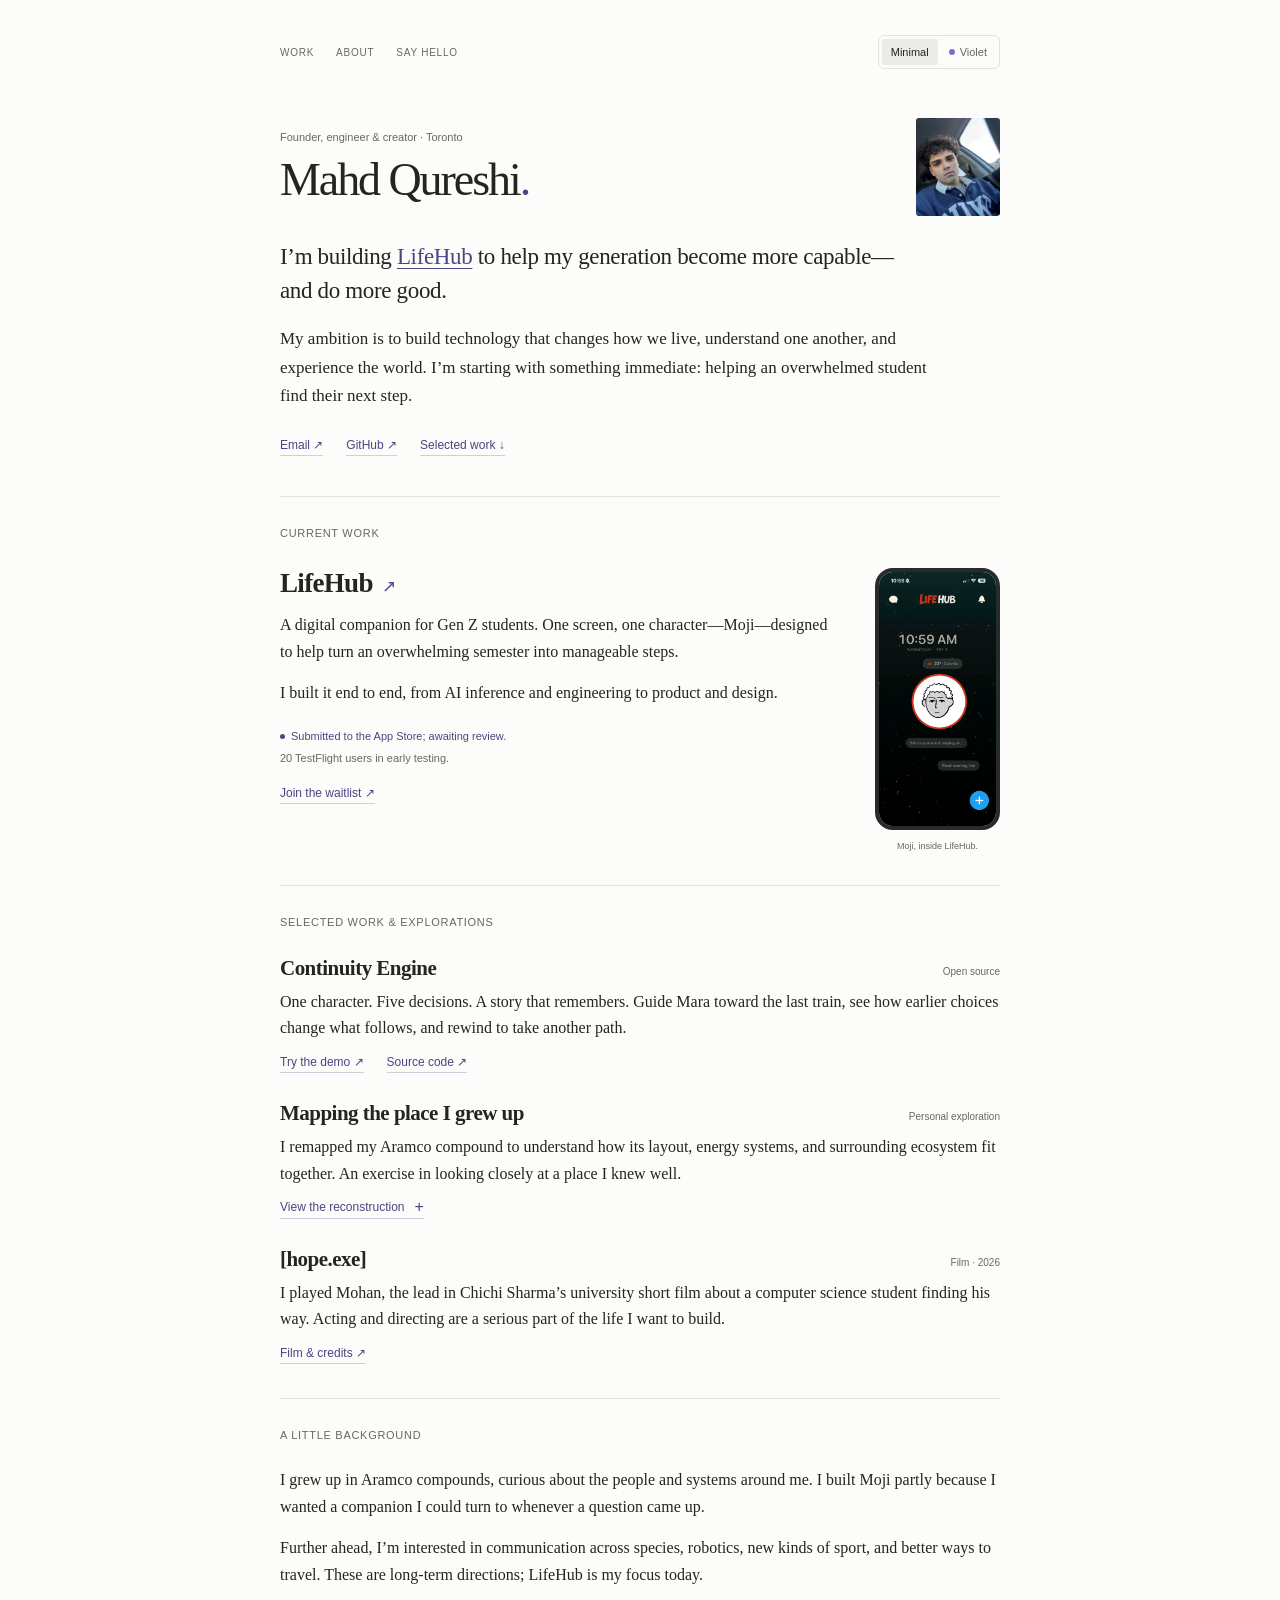
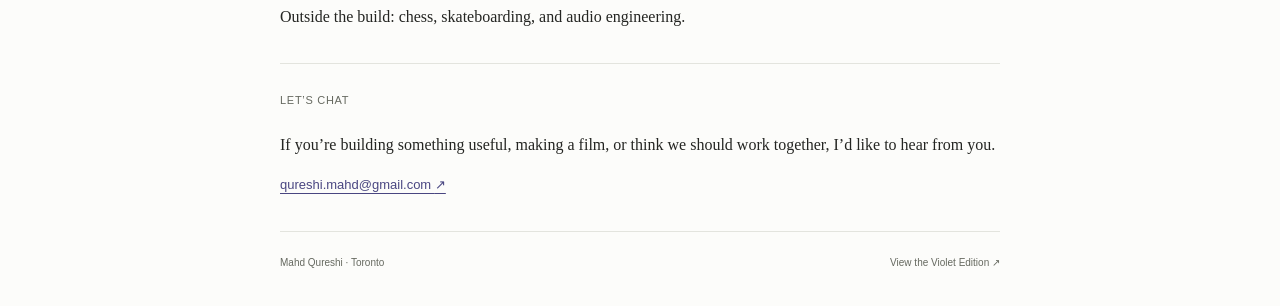
<file: index.html>
<!doctype html>
<html lang="en">
<head>
  <meta charset="utf-8">
  <meta name="viewport" content="width=device-width, initial-scale=1">
  <title>Mahd Qureshi — Founder &amp; Builder</title>
  <meta name="description" content="Founder of LifeHub, a digital companion for Gen Z. Building technology to help people become more capable and do more good.">
  <meta name="theme-color" content="#fcfcfa">
  <meta property="og:type" content="profile">
  <meta property="og:title" content="Mahd Qureshi — Founder &amp; Builder">
  <meta property="og:description" content="Building LifeHub. Working toward technology that helps my generation become more capable and do more good.">
  <meta property="og:url" content="https://www.mahdqureshi.com/">
  <meta property="og:image" content="https://www.mahdqureshi.com/assets/social-minimal.png">
  <meta property="og:image:width" content="1200">
  <meta property="og:image:height" content="630">
  <meta name="twitter:card" content="summary_large_image">
  <link rel="canonical" href="https://www.mahdqureshi.com/">
  <link rel="icon" href="favicon.svg" type="image/svg+xml">
  <link rel="apple-touch-icon" href="assets/apple-touch-icon.png">
  <link rel="stylesheet" href="minimal.css">
</head>
<body>
  <a class="skip-link" href="#main">Skip to content</a>
  <div class="page">
    <header class="site-header">
      <nav class="section-nav" aria-label="Main navigation"><a href="#lifehub">WORK</a><a href="#about">ABOUT</a><a href="#contact">SAY HELLO</a></nav>
      <nav class="edition-switch" aria-label="Site appearance"><a href="./" aria-current="page">Minimal</a><a href="violet/"><span class="violet-dot" aria-hidden="true"></span>Violet</a></nav>
    </header>
    <main id="main">
      <section class="intro" aria-labelledby="name">
        <div class="intro-heading">
          <div><p class="eyebrow">Founder, engineer &amp; creator · Toronto</p><h1 id="name">Mahd Qureshi<span>.</span></h1></div>
          <img class="portrait" src="assets/mahd-portrait.webp" width="416" height="555" alt="Mahd Qureshi" decoding="async">
        </div>
        <p class="intro-lede">I’m building <a href="#lifehub">LifeHub</a> to help my generation become more capable—and do more good.</p>
        <p>My ambition is to build technology that changes how we live, understand one another, and experience the world. I’m starting with something immediate: helping an overwhelmed student find their next step.</p>
        <div class="inline-links intro-links"><a href="mailto:qureshi.mahd@gmail.com">Email <span aria-hidden="true">↗</span></a><a href="https://github.com/mahd-qureshi">GitHub <span aria-hidden="true">↗</span></a><a href="#work">Selected work <span aria-hidden="true">↓</span></a></div>
      </section>
      <section class="section current-work" id="lifehub" aria-labelledby="current-title">
        <h2 class="section-heading" id="current-title">Current work</h2>
        <div class="current-grid">
          <div class="current-copy">
            <h3><a href="https://thelifehub.site/">LifeHub <span class="outbound" aria-hidden="true">↗</span></a></h3>
            <p>A digital companion for Gen Z students. One screen, one character—Moji—designed to help turn an overwhelming semester into manageable steps.</p>
            <p>I built it end to end, from AI inference and engineering to product and design.</p>
            <p class="product-status"><span class="status-dot" aria-hidden="true"></span>Submitted to the App Store; awaiting review.</p>
            <p class="product-note">20 TestFlight users in early testing.</p>
            <a class="text-link" href="https://thelifehub.site/#waitlist">Join the waitlist <span aria-hidden="true">↗</span></a>
          </div>
          <figure class="product-figure"><a href="assets/lifehub-home.webp" aria-label="View the LifeHub interface at full size"><img src="assets/lifehub-home.webp" width="780" height="1691" alt="LifeHub’s interface, with Moji and a conversational greeting" loading="lazy" decoding="async"></a><figcaption>Moji, inside LifeHub.</figcaption></figure>
        </div>
      </section>
      <section class="section" id="work" aria-labelledby="work-title">
        <h2 class="section-heading" id="work-title">Selected work &amp; explorations</h2>
        <article class="work-entry">
          <div class="entry-heading"><h3>Continuity Engine</h3><span class="entry-type">Open source</span></div>
          <p>One character. Five decisions. A story that remembers. Guide Mara toward the last train, see how earlier choices change what follows, and rewind to take another path.</p>
          <div class="inline-links"><a href="https://mahd-qureshi.github.io/continuity-engine/">Try the demo <span aria-hidden="true">↗</span></a><a href="https://github.com/mahd-qureshi/continuity-engine">Source code <span aria-hidden="true">↗</span></a></div>
        </article>
        <article class="work-entry">
          <div class="entry-heading"><h3>Mapping the place I grew up</h3><span class="entry-type">Personal exploration</span></div>
          <p>I remapped my Aramco compound to understand how its layout, energy systems, and surrounding ecosystem fit together. An exercise in looking closely at a place I knew well.</p>
          <details class="map-details"><summary>View the reconstruction <span aria-hidden="true">+</span></summary><figure><a href="assets/ras-tanura-najmah.webp" aria-label="Open the full Ras Tanura and Najmah reconstruction"><img src="assets/ras-tanura-najmah.webp" width="1672" height="941" alt="Approximate reconstruction of Ras Tanura and Najmah, showing the community, coast, and refinery in their surrounding context" loading="lazy" decoding="async"></a><figcaption>Ras Tanura / Najmah. Approximate reconstruction from public references. <a href="assets/ras-tanura-najmah.webp">View full size ↗</a></figcaption></figure></details>
        </article>
        <article class="work-entry">
          <div class="entry-heading"><h3>[hope.exe]</h3><span class="entry-type">Film · 2026</span></div>
          <p>I played Mohan, the lead in Chichi Sharma’s university short film about a computer science student finding his way. Acting and directing are a serious part of the life I want to build.</p>
          <a class="text-link" href="https://filmfreeway.com/hopedotexe">Film &amp; credits <span aria-hidden="true">↗</span></a>
        </article>
      </section>
      <section class="section about" id="about" aria-labelledby="about-title">
        <h2 class="section-heading" id="about-title">A little background</h2>
        <p>I grew up in Aramco compounds, curious about the people and systems around me. I built Moji partly because I wanted a companion I could turn to whenever a question came up.</p>
        <p>Further ahead, I’m interested in communication across species, robotics, new kinds of sport, and better ways to travel. These are long-term directions; LifeHub is my focus today.</p>
        <p>Outside the build: chess, skateboarding, and audio engineering.</p>
      </section>
      <section class="section contact" id="contact" aria-labelledby="contact-title">
        <h2 class="section-heading" id="contact-title">Let’s chat</h2>
        <p>If you’re building something useful, making a film, or think we should work together, I’d like to hear from you.</p>
        <a class="contact-email" href="mailto:qureshi.mahd@gmail.com">qureshi.mahd@gmail.com <span aria-hidden="true">↗</span></a>
      </section>
    </main>
    <footer class="site-footer"><span>Mahd Qureshi · Toronto</span><a href="violet/">View the Violet Edition <span aria-hidden="true">↗</span></a></footer>
  </div>
</body>
</html>
</file>
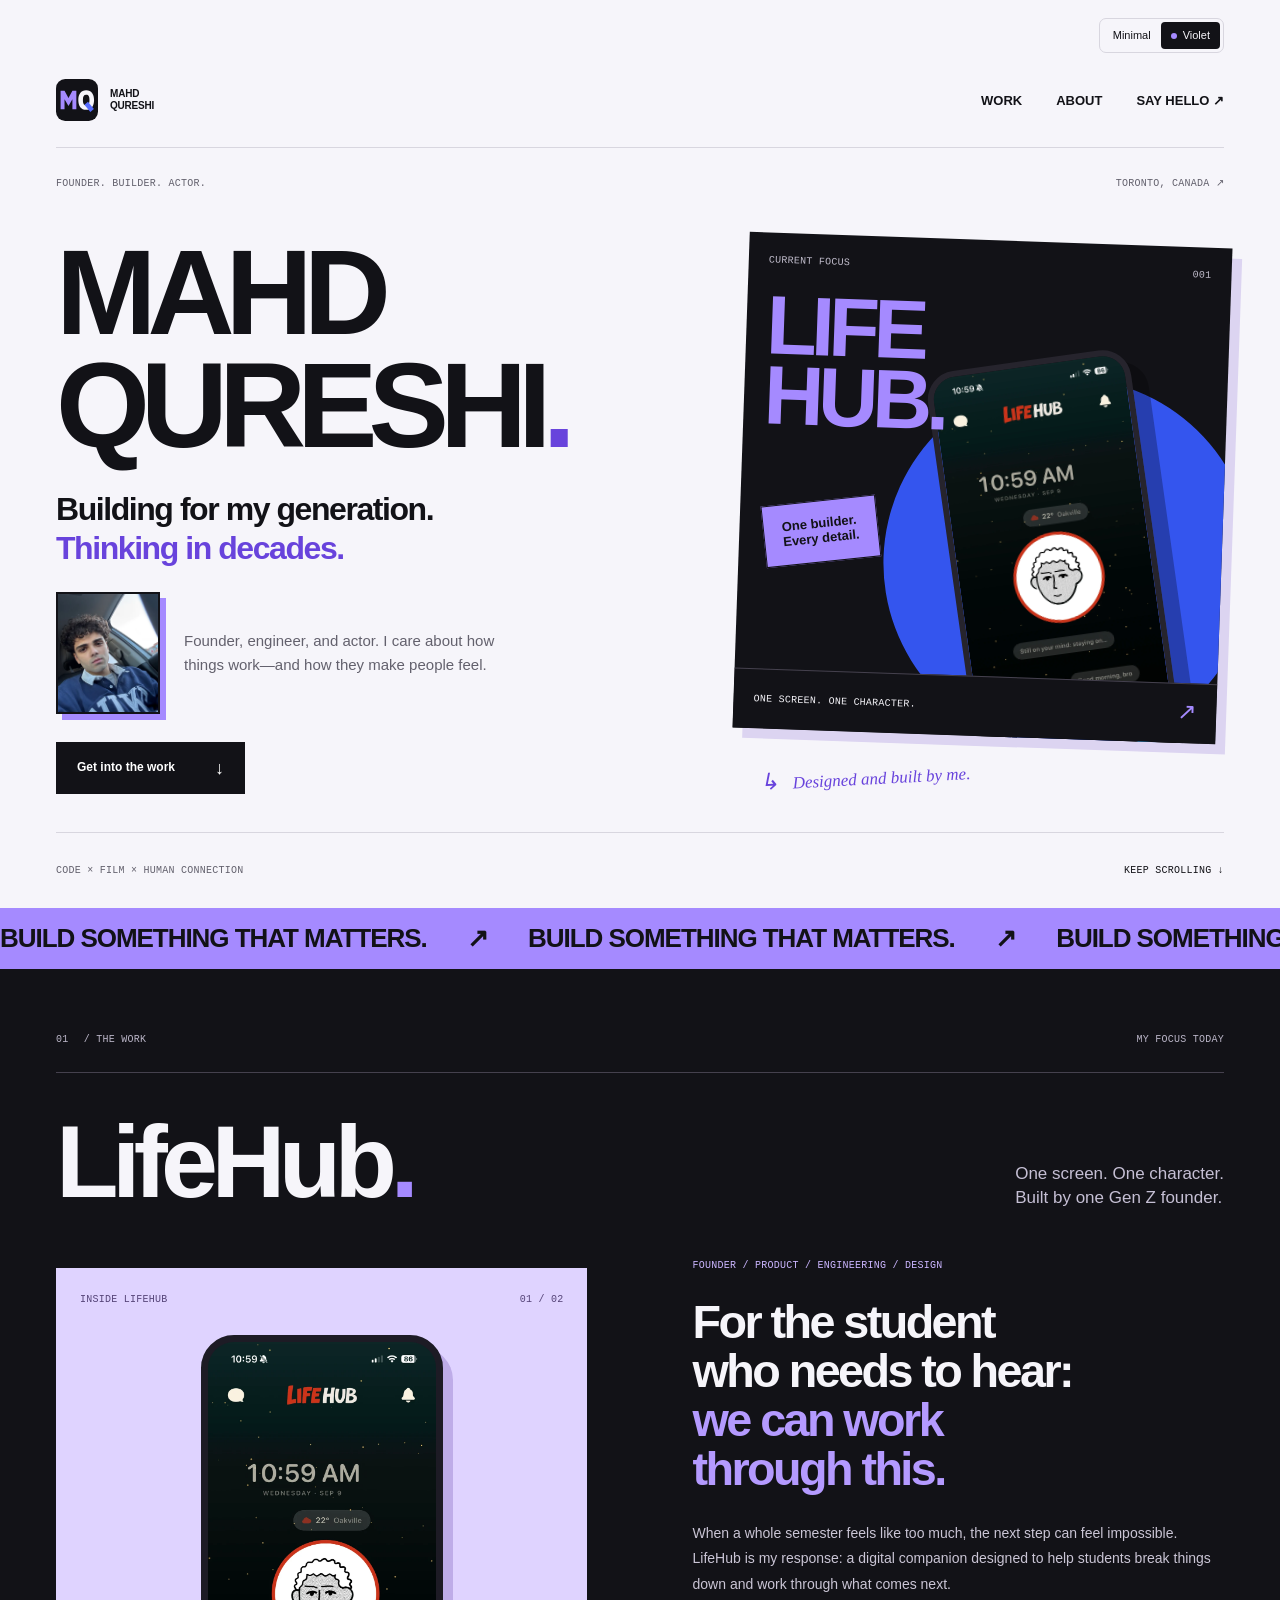
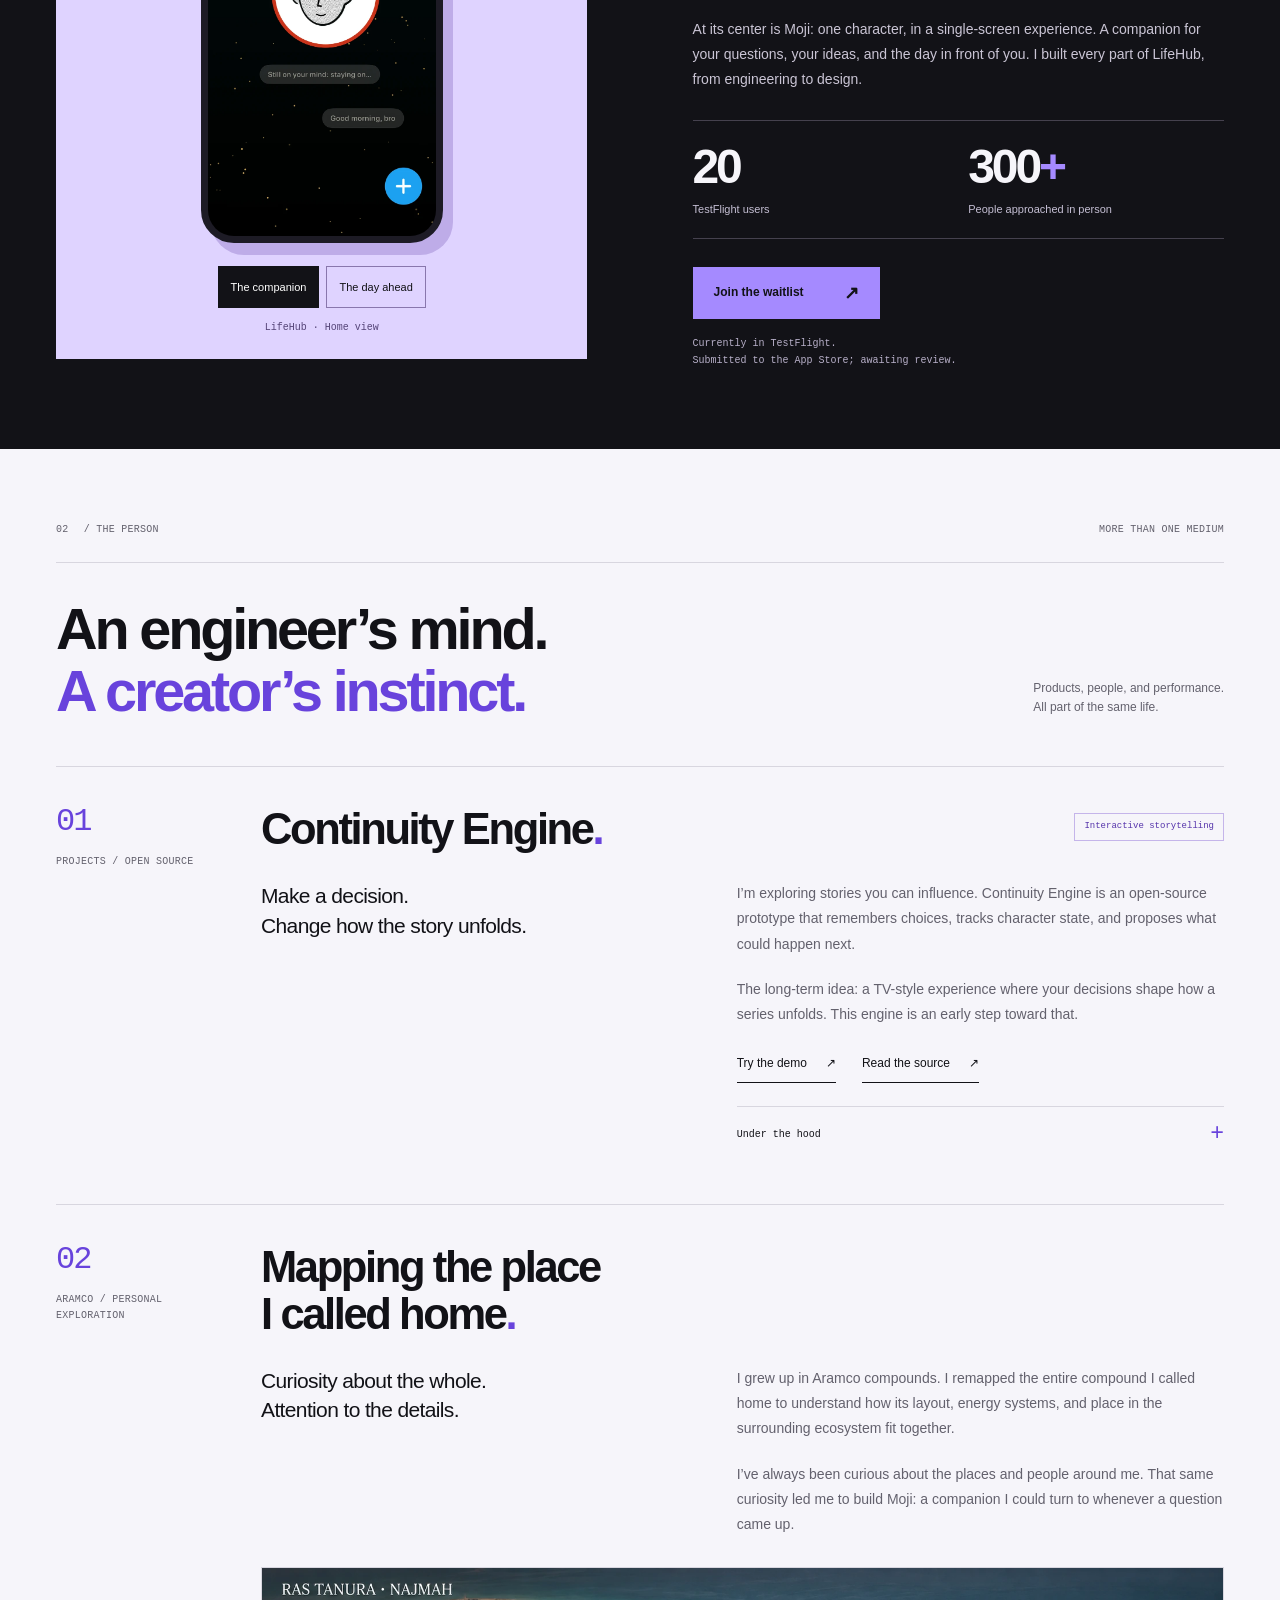
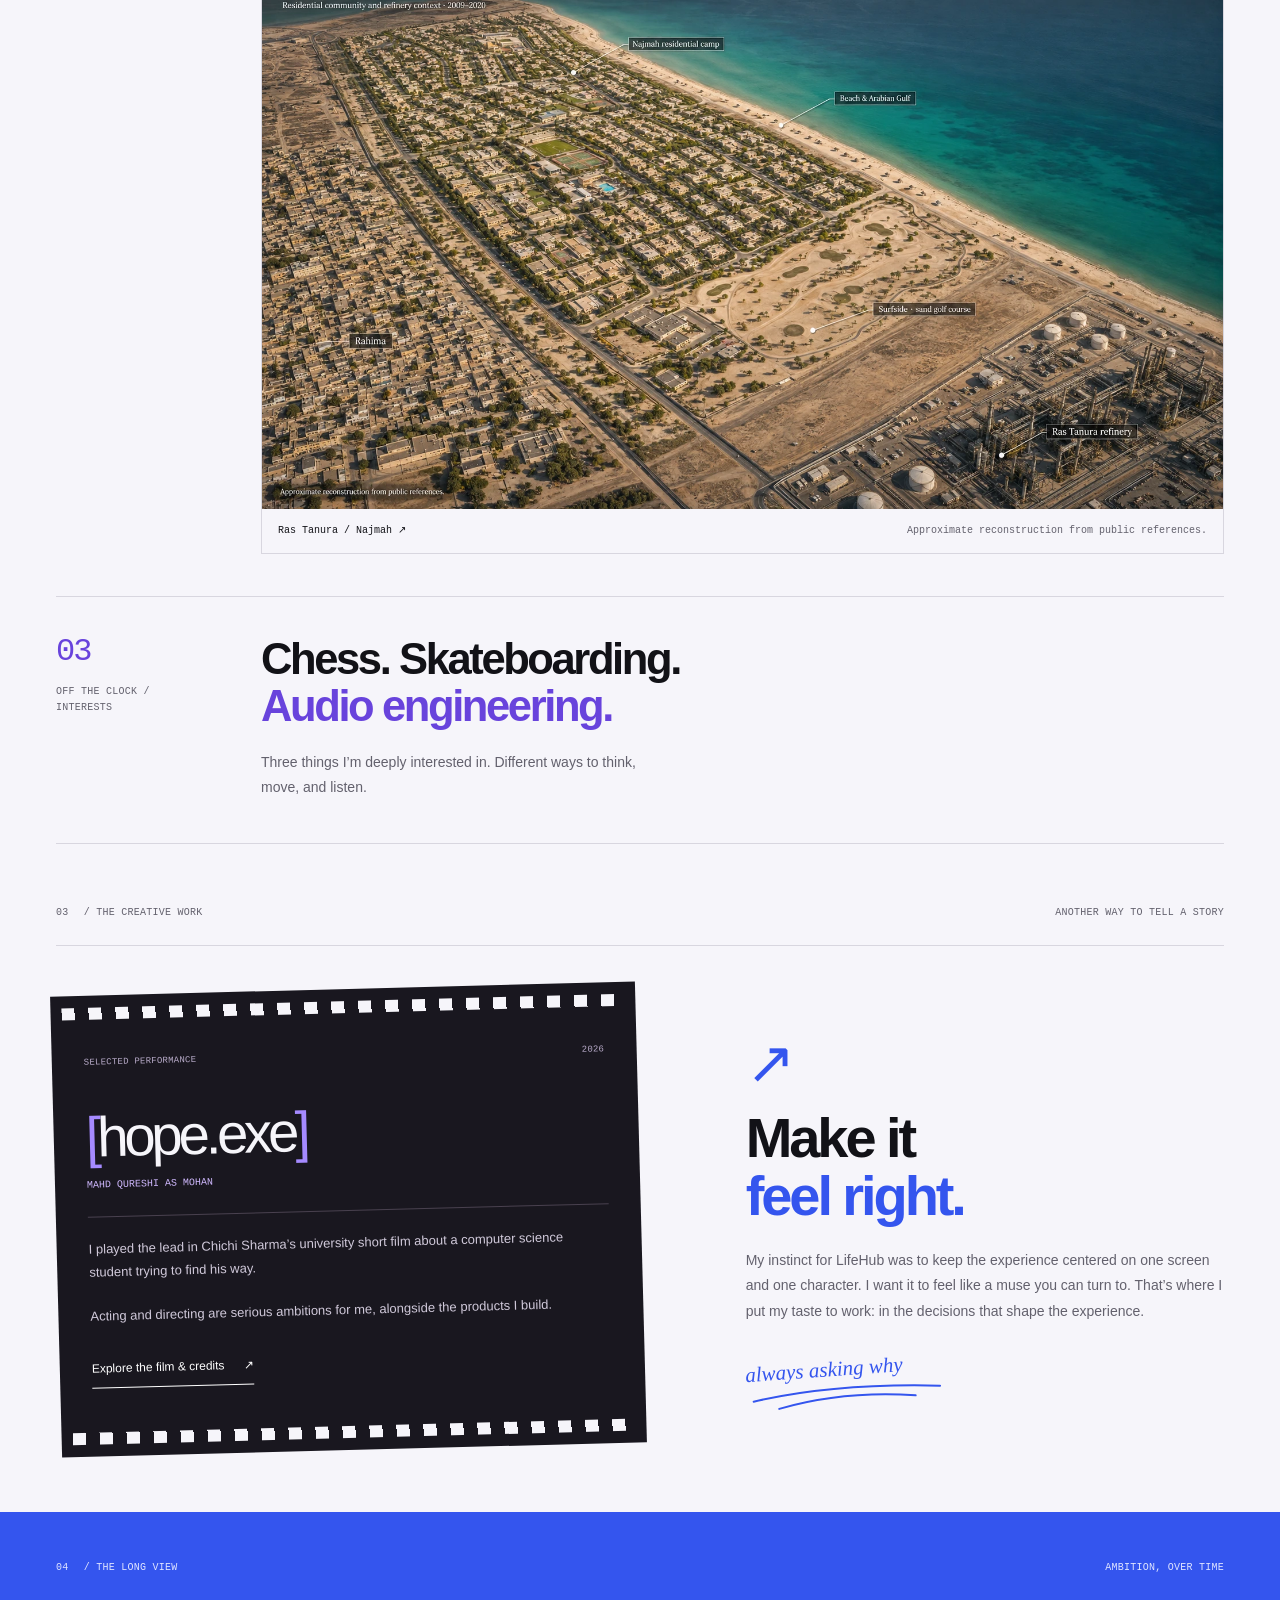
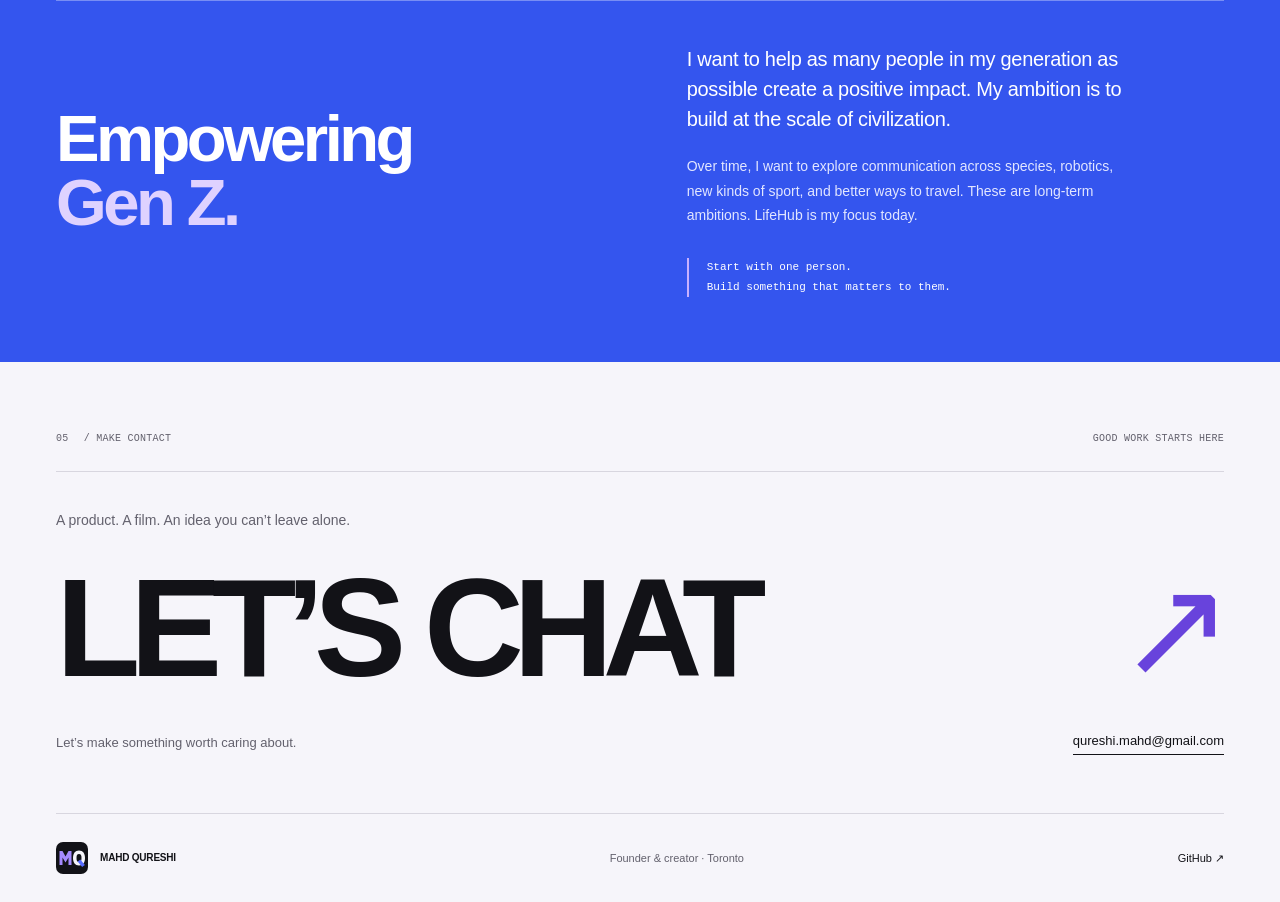
<file: violet/index.html>
<!DOCTYPE html>
<html lang="en">
<head>
<meta charset="utf-8"><meta name="viewport" content="width=device-width, initial-scale=1">
<title>Mahd Qureshi — Violet Edition</title>
<meta name="description" content="Building for my generation. Thinking in decades. Mahd Qureshi, founder of LifeHub and actor in [hope.exe].">
<meta name="theme-color" content="#f6f5fa">
<meta property="og:type" content="profile"><meta property="og:title" content="Mahd Qureshi — Founder & Creator">
<meta property="og:description" content="Building for my generation. Thinking in decades. LifeHub, film, and everything ahead.">
<meta property="og:url" content="https://www.mahdqureshi.com/violet/">
<meta property="og:image" content="https://www.mahdqureshi.com/assets/social-card.png">
<meta property="og:image:width" content="1200"><meta property="og:image:height" content="630">
<meta name="twitter:card" content="summary_large_image">
<link rel="canonical" href="https://www.mahdqureshi.com/">
<link rel="icon" href="../favicon.svg" type="image/svg+xml"><link rel="apple-touch-icon" href="../assets/apple-touch-icon.png">
<link rel="stylesheet" href="styles.css"><script src="site.js" defer></script>
</head>
<body>
<div class="edition-bar wrap"><nav class="edition-switch" aria-label="Site appearance"><a href="../">Minimal</a><a href="./" aria-current="page"><span class="violet-dot" aria-hidden="true"></span>Violet</a></nav></div>
<a class="skip" href="#main">Skip to content</a>
<header class="site-header wrap"><a class="brand" href="#top" aria-label="Mahd Qureshi, back to top"><img src="../favicon.svg" width="42" height="42" alt=""><span>MAHD<br> QURESHI</span></a><nav aria-label="Main navigation"><a href="#lifehub">WORK</a><a href="#about">ABOUT</a><a href="#contact">SAY HELLO <span aria-hidden="true">↗</span></a></nav></header>
<main id="main">
<section class="hero wrap" id="top" aria-labelledby="hero-title">
<div class="hero-kicker"><span>Founder. Builder. Actor.</span><span>Toronto, Canada <span aria-hidden="true">↗</span></span></div>
<div class="hero-layout">
<div class="identity"><h1 id="hero-title"><span>MAHD</span><span>QURESHI<span class="period">.</span></span></h1><p class="hero-manifesto">Building for my generation.<br> <span>Thinking in decades.</span></p><div class="hero-intro"><img class="founder-portrait" src="../assets/mahd-portrait.webp" width="416" height="555" alt="Mahd Qureshi" decoding="async"><p class="hero-bio">Founder, engineer, and actor. I care about how things work—and how they make people feel.</p></div><a class="button button-black" href="#lifehub">Get into the work <span aria-hidden="true">↓</span></a></div>
<div class="hero-object"><a class="product-poster" href="#lifehub" aria-label="Explore LifeHub, my current focus"><div class="poster-top"><span>Current focus</span><span>001</span></div><div class="poster-type" aria-hidden="true">LIFE<br> HUB.</div><div class="poster-orbit" aria-hidden="true"></div><img class="poster-phone" src="../assets/lifehub-home.webp" width="780" height="1691" alt="LifeHub’s iPhone home view with a personal Moji companion" fetchpriority="high"><span class="poster-stamp">One builder.<br> Every detail.</span><div class="poster-bottom"><span>One screen. One character.</span><span aria-hidden="true">↗</span></div></a><p class="margin-note"><span aria-hidden="true">↳</span> Designed and built by me.</p></div>
</div>
<div class="hero-bottom"><span>Code × film × human connection</span><a href="#lifehub">Keep scrolling <span aria-hidden="true">↓</span></a></div>
</section>
<div class="ticker" aria-hidden="true"><div>BUILD SOMETHING THAT MATTERS. <span>↗</span> BUILD SOMETHING THAT MATTERS. <span>↗</span> BUILD SOMETHING THAT MATTERS. <span>↗</span></div></div>
<section class="work-section" id="lifehub" aria-labelledby="lifehub-title"><div class="wrap">
<div class="section-label"><span><b>01</b> / The work</span><span>My focus today</span></div>
<div class="work-title"><h2 id="lifehub-title">LifeHub<span>.</span></h2><p>One screen. One character.<br> Built by one Gen Z founder.</p></div>
<div class="work-grid">
<div class="product-gallery"><div class="gallery-topline"><span>Inside LifeHub</span><span class="gallery-count" aria-hidden="true">01 / 02</span></div><div class="product-screen"><img id="product-home" src="../assets/lifehub-home.webp" width="780" height="1691" alt="LifeHub home view with a Moji companion, local weather, and a conversational greeting" loading="lazy"><img id="product-today" src="../assets/lifehub-today.webp" width="780" height="1691" alt="LifeHub’s daily view with a Moji companion, calendar, and to-do drawer" loading="lazy" hidden></div><div class="gallery-controls" aria-label="Choose an app view" hidden><button type="button" data-screen="home" aria-pressed="true" aria-controls="product-home">The companion</button><button type="button" data-screen="today" aria-pressed="false" aria-controls="product-today">The day ahead</button></div><p class="gallery-caption" aria-live="polite">LifeHub · Home view</p></div>
<div class="work-copy"><p class="eyebrow">Founder / product / engineering / design</p><h3>For the student<br> who needs to hear:<br> <span>we can work<br> through this.</span></h3><p>When a whole semester feels like too much, the next step can feel impossible. LifeHub is my response: a digital companion designed to help students break things down and work through what comes next.</p><p>At its center is Moji: one character, in a single-screen experience. A companion for your questions, your ideas, and the day in front of you. I built every part of LifeHub, from engineering to design.</p><dl class="proof-grid"><div><dt>20</dt><dd>TestFlight users</dd></div><div><dt>300<span>+</span></dt><dd>People approached in person</dd></div></dl><a class="button button-violet" href="https://thelifehub.site/#waitlist">Join the waitlist <span aria-hidden="true">↗</span></a><p class="work-note">Currently in TestFlight.<br> Submitted to the App Store; awaiting review.</p></div>
</div></div></section>
<section class="about-section wrap" id="about" aria-labelledby="about-title"><div class="section-label"><span><b>02</b> / The person</span><span>More than one medium</span></div><div class="about-heading"><h2 id="about-title">An engineer’s mind.<br> <span>A creator’s instinct.</span></h2><p>Products, people, and performance.<br> All part of the same life.</p></div>
<div class="project-list">
<article class="project-row" aria-labelledby="continuity-title">
<div class="project-index"><span>01</span><p class="eyebrow">Projects / Open source</p></div>
<div class="project-content"><div class="project-heading"><h3 id="continuity-title">Continuity Engine<span>.</span></h3><span class="project-tag">Interactive storytelling</span></div>
<div class="project-body"><p class="project-lede">Make a decision.<br> Change how the story unfolds.</p><div><p>I’m exploring stories you can influence. Continuity Engine is an open-source prototype that remembers choices, tracks character state, and proposes what could happen next.</p><p>The long-term idea: a TV-style experience where your decisions shape how a series unfolds. This engine is an early step toward that.</p><div class="technical-links"><a class="text-link" href="https://mahd-qureshi.github.io/continuity-engine/">Try the demo <span aria-hidden="true">↗</span></a><a class="text-link" href="https://github.com/mahd-qureshi/continuity-engine">Read the source <span aria-hidden="true">↗</span></a></div>
<details class="engine-details"><summary>Under the hood <span aria-hidden="true">+</span></summary><p>Choices become immutable events; character state is rebuilt by replaying them. A constrained beam search proposes a three-beat narrative path, with an inspectable decision trace.</p><p class="technical-meta">JavaScript · v0.2 · Zero dependencies · Zero API calls</p></details></div></div></div>
</article>
<article class="project-row" aria-labelledby="compound-title"><div class="project-index"><span>02</span><p class="eyebrow">Aramco / Personal exploration</p></div><div class="project-content"><div class="project-heading"><h3 id="compound-title">Mapping the place<br> I called home<span>.</span></h3></div><div class="project-body"><p class="project-lede">Curiosity about the whole.<br> Attention to the details.</p><div><p>I grew up in Aramco compounds. I remapped the entire compound I called home to understand how its layout, energy systems, and place in the surrounding ecosystem fit together.</p><p>I’ve always been curious about the places and people around me. That same curiosity led me to build Moji: a companion I could turn to whenever a question came up.</p></div></div><figure class="compound-figure"><a href="../assets/ras-tanura-najmah.webp" aria-label="Open the full Ras Tanura and Najmah reconstruction"><img src="../assets/ras-tanura-najmah.webp" width="1672" height="941" alt="Approximate reconstruction of Ras Tanura and Najmah showing the residential community, beach, golf course, Rahima, and refinery in their surrounding context" loading="lazy" decoding="async"></a><figcaption><span>Ras Tanura / Najmah <span aria-hidden="true">↗</span></span><span>Approximate reconstruction from public references.</span></figcaption></figure></div></article>
<article class="project-row interests-row" aria-labelledby="interests-title"><div class="project-index"><span>03</span><p class="eyebrow">Off the clock / Interests</p></div><div class="project-content"><h3 id="interests-title">Chess. Skateboarding.<br> <span>Audio engineering.</span></h3><p class="interests-copy">Three things I’m deeply interested in. Different ways to think, move, and listen.</p></div></article>
</div>
<div class="creative-section"><div class="section-label"><span><b>03</b> / The creative work</span><span>Another way to tell a story</span></div><div class="creative-grid">
<article class="film-card"><div class="film-perfs" aria-hidden="true"></div><div class="film-inner"><p class="film-slug"><span>Selected performance</span><span>2026</span></p><h3><span>[</span>hope.exe<span>]</span></h3><p class="film-role">Mahd Qureshi as Mohan</p><p>I played the lead in Chichi Sharma’s university short film about a computer science student trying to find his way.</p><p>Acting and directing are serious ambitions for me, alongside the products I build.</p><a class="text-link" href="https://filmfreeway.com/hopedotexe">Explore the film &amp; credits <span aria-hidden="true">↗</span></a></div><div class="film-perfs" aria-hidden="true"></div></article>
<div class="creative-note"><span class="taste-symbol" aria-hidden="true">↗</span><h3>Make it<br> <span>feel right.</span></h3><p>My instinct for LifeHub was to keep the experience centered on one screen and one character. I want it to feel like a muse you can turn to. That’s where I put my taste to work: in the decisions that shape the experience.</p><div class="hand-drawn" aria-hidden="true">always asking why <svg viewBox="0 0 200 25"><path d="M4 14Q86 1 191 11M29 23Q94 9 166 19"/></svg></div></div>
</div></div>
</section>
<section class="horizon-section" aria-labelledby="horizon-title"><div class="wrap"><div class="section-label"><span><b>04</b> / The long view</span><span>Ambition, over time</span></div><div class="horizon-grid"><h2 id="horizon-title">Empowering<br> <span>Gen Z.</span></h2><div><p class="horizon-lede">I want to help as many people in my generation as possible create a positive impact. My ambition is to build at the scale of civilization.</p><p>Over time, I want to explore communication across species, robotics, new kinds of sport, and better ways to travel. These are long-term ambitions. LifeHub is my focus today.</p><p class="horizon-signoff">Start with one person.<br> Build something that matters to them.</p></div></div></div></section>
<section class="contact-section wrap" id="contact" aria-labelledby="contact-title"><div class="section-label"><span><b>05</b> / Make contact</span><span>Good work starts here</span></div><p class="contact-prelude">A product. A film. An idea you can’t leave alone.</p><h2 id="contact-title"><a href="mailto:qureshi.mahd@gmail.com">LET’S CHAT<span aria-hidden="true">↗</span></a></h2><div class="contact-bottom"><p>Let’s make something worth caring about.</p><a class="email" href="mailto:qureshi.mahd@gmail.com">qureshi.mahd@gmail.com</a></div></section>
</main>
<footer class="site-footer wrap"><a class="brand" href="#top" aria-label="Back to top"><img src="../favicon.svg" width="32" height="32" alt=""><span>MAHD QURESHI</span></a><p>Founder & creator · Toronto</p><a href="https://github.com/mahd-qureshi">GitHub <span aria-hidden="true">↗</span></a></footer>
</body></html>
</file>
<file: minimal.css>
:root{--paper:#fcfcfa;--ink:#242522;--muted:#666960;--line:#e3e4de;--accent:#494681;--serif:Georgia,"Times New Roman",serif;--sans:-apple-system,BlinkMacSystemFont,"Segoe UI",Arial,sans-serif}
*{box-sizing:border-box}
html{scroll-behavior:smooth;scroll-padding-top:30px;-webkit-text-size-adjust:100%}
body{margin:0;background:var(--paper);color:var(--ink);font:17px/1.68 var(--serif);-webkit-font-smoothing:antialiased}
::selection{background:#e7e3f6}
a{color:var(--accent);text-decoration-thickness:1px;text-underline-offset:4px}
a:hover{color:#211b56;text-decoration-color:currentColor}
a:focus-visible,summary:focus-visible{outline:2px solid var(--accent);outline-offset:5px;border-radius:1px}
img{display:block;max-width:100%;height:auto}
h1,h2,h3,p,figure{margin:0}
p+p{margin-top:15px}
.page{width:min(720px,calc(100% - 64px));margin-inline:auto}
.skip-link{position:fixed;top:12px;left:12px;z-index:10;transform:translateY(-200%);padding:9px 14px;color:white;background:var(--ink);font:13px/1.5 var(--sans)}
.skip-link:focus{transform:none}
.site-header{display:flex;align-items:center;justify-content:space-between;gap:20px;padding:35px 0 0}
.section-nav{display:flex;flex-wrap:wrap;gap:22px;font:10px/1.5 var(--sans);letter-spacing:.075em}
.section-nav a{color:var(--muted);text-decoration:none;padding:8px 0}
.section-nav a:hover{color:var(--ink);text-decoration:underline}
.edition-switch{display:inline-flex;align-items:center;flex-shrink:0;gap:2px;border:1px solid var(--line);border-radius:6px;padding:3px;font:11px/1.3 var(--sans)}
.edition-switch a{display:inline-flex;align-items:center;gap:5px;padding:6px 9px;color:var(--muted);text-decoration:none;border-radius:3px}
.edition-switch a[aria-current]{background:#ebece7;color:var(--ink)}
.edition-switch a:hover{background:#f0edf6;color:var(--ink)}
.violet-dot{width:6px;height:6px;border-radius:50%;background:#8865d8}
.intro{padding:49px 0 40px}
.intro-heading{display:flex;align-items:center;justify-content:space-between;gap:28px;margin-bottom:24px}
.eyebrow{margin-bottom:9px;color:var(--muted);font:11px/1.5 var(--sans)}
h1{font:400 46px/1.1 var(--serif);letter-spacing:-.045em}
h1 span{color:var(--accent)}
.portrait{width:84px;height:98px;object-fit:cover;object-position:center 52%;border-radius:3px}
.intro-lede{font-size:23px;line-height:1.48;letter-spacing:-.015em;max-width:620px;margin-bottom:17px}
.intro>p:not(.intro-lede){max-width:660px}
.inline-links{display:flex;flex-wrap:wrap;gap:10px 23px;font:12px/1.7 var(--sans)}
.inline-links a,.text-link{text-decoration:none;border-bottom:1px solid #d0cddd}
.inline-links a:hover,.text-link:hover{border-bottom-color:var(--accent)}
.intro-links{margin-top:24px}
.section{border-top:1px solid var(--line);padding:28px 0 32px}
.section-heading{font:500 11px/1.5 var(--sans);color:var(--muted);letter-spacing:.065em;text-transform:uppercase;margin-bottom:23px}
.current-grid{display:grid;grid-template-columns:minmax(0,1fr) 125px;gap:47px;align-items:start}
h3{font:600 21px/1.35 var(--serif);letter-spacing:-.025em}
.current-copy h3{font-size:27px;margin-bottom:11px}
.current-copy h3 a{text-decoration:none;color:var(--ink)}
.outbound{color:var(--accent);font:17px/1 var(--sans);margin-left:3px}
.current-copy>p{font-size:16px;line-height:1.65}
.current-copy p.product-status{margin-top:20px;font:11px/1.65 var(--sans);color:var(--accent)}
.status-dot{display:inline-block;width:5px;height:5px;background:var(--accent);border-radius:50%;margin:0 6px 1px 0}
.current-copy p.product-note{margin-top:4px;font:11px/1.65 var(--sans);color:var(--muted)}
.text-link{display:inline-block;font:12px/1.7 var(--sans)}
.current-copy>.text-link{margin-top:16px}
.product-figure{margin-top:3px}
.product-figure>a{display:block;border:4px solid #282b2b;border-radius:18px;overflow:hidden;background:#282b2b}
.product-figure img{width:100%}
.product-figure figcaption{color:var(--muted);font:9px/1.5 var(--sans);text-align:center;margin-top:10px}
.work-entry+.work-entry{margin-top:26px}
.entry-heading{display:flex;justify-content:space-between;align-items:baseline;gap:18px;margin-bottom:7px}
.entry-type{flex-shrink:0;color:var(--muted);font:10px/1.5 var(--sans)}
.work-entry>p{font-size:16px;line-height:1.65}
.work-entry .inline-links,.work-entry>.text-link{margin-top:10px}
.map-details{margin-top:10px}
.map-details summary{display:flex;width:fit-content;align-items:center;gap:10px;color:var(--accent);border-bottom:1px solid #d0cddd;font:12px/1.7 var(--sans);list-style:none;cursor:pointer}
.map-details summary::-webkit-details-marker{display:none}
.map-details summary span{font-size:16px;line-height:1;transition:transform .15s}
.map-details[open] summary span{transform:rotate(45deg)}
.map-details figure{margin-top:18px}
.map-details figure img{width:100%;border-radius:2px}
.map-details figcaption{margin-top:8px;color:var(--muted);font:10px/1.65 var(--sans)}
.map-details figcaption a{white-space:nowrap}
.about p,.contact p{font-size:16px}
.contact-email{display:inline-block;margin-top:17px;font:13px/1.5 var(--sans)}
.site-footer{display:flex;flex-wrap:wrap;justify-content:space-between;gap:12px;padding:23px 0 35px;border-top:1px solid var(--line);color:var(--muted);font:10px/1.6 var(--sans)}
.site-footer a{color:var(--muted);text-decoration:none}
.site-footer a:hover{color:var(--accent);text-decoration:underline}
.not-found{padding-block:70px 100px}
.not-found h1{margin-block:12px 24px}
.not-found p+p{margin-top:22px}
@media(max-width:600px){
 .page{width:calc(100% - 42px)}
 .site-header{padding-top:21px;gap:10px}
 .section-nav{gap:16px;font-size:9px;letter-spacing:.025em}
 .edition-switch{font-size:10px;padding:2px}
 .edition-switch a{padding:6px 7px}
 .intro{padding-top:34px;padding-bottom:31px}
 .intro-heading{gap:18px;margin-bottom:22px}
 .eyebrow{font-size:10px;max-width:200px}
 h1{font-size:clamp(30px,7.5vw,40px)}
 .portrait{width:66px;height:80px}
 .intro-lede{font-size:21px;line-height:1.46}
 body{font-size:16px}
 .section{padding-block:24px 27px}
 .section-heading{margin-bottom:19px;font-size:10px}
 .current-grid{grid-template-columns:minmax(0,1fr) 92px;gap:22px}
 .current-copy h3{font-size:25px}
 .current-copy>p{font-size:15px}
 .product-figure{margin-top:5px}
 .product-figure>a{border-width:3px;border-radius:13px}
 .product-figure figcaption{font-size:8px}
 .entry-heading{flex-direction:column;gap:3px}
 h3{font-size:20px}
 .work-entry+.work-entry{margin-top:25px}
}
@media(max-width:359px){
 .page{width:calc(100% - 32px)}
 .section-nav{gap:11px;font-size:8px}
 .edition-switch a{padding-inline:5px}
 .current-grid{gap:16px;grid-template-columns:minmax(0,1fr) 80px}
 .intro-heading{gap:12px}
 .portrait{width:56px;height:70px}
 h1{font-size:29px}
}
@media(prefers-reduced-motion:reduce){html{scroll-behavior:auto}*,*::before,*::after{transition:none!important}}
</file>
<file: violet/styles.css>
:root {
  --white: #f6f5fa;
  --black: #121217;
  --muted: #63616d;
  --line: #d8d6df;
  --violet: #a58aff;
  --purple: #6843dc;
  --blue: #3455ee;
  --sans: "Helvetica Neue", Helvetica, Arial, sans-serif;
  --display: "Arial Black", "Helvetica Neue", Arial, sans-serif;
  --mono: ui-monospace, SFMono-Regular, Consolas, monospace;
}
* { box-sizing: border-box; }
html { scroll-behavior: smooth; scroll-padding-top: 28px; -webkit-text-size-adjust: 100%; }
body { margin: 0; background: var(--white); color: var(--black); font: 16px/1.65 var(--sans); -webkit-font-smoothing: antialiased; }
::selection { background: var(--violet); color: var(--black); }
a { color: inherit; text-decoration: none; }
button { font: inherit; }
p,h1,h2,h3 { margin: 0; }
p+p { margin-top: 20px; }
h1,h2,h3 { font-weight: 700; line-height: 1.04; letter-spacing: -.055em; }
img { display: block; max-width: 100%; height: auto; }
[hidden] { display: none !important; }
a:focus-visible,button:focus-visible,summary:focus-visible { outline: 3px solid var(--blue); outline-offset: 6px; }
.wrap { width: min(1260px, calc(100% - 112px)); margin-inline: auto; }
.skip { position: fixed; top: 10px; left: 10px; z-index: 20; transform: translateY(-180%); background: var(--black); color: white; padding: 12px 18px; }
.skip:focus { transform: none; }
.site-header { display: flex; align-items: center; justify-content: space-between; gap: 24px; padding-block: 26px; border-bottom: 1px solid var(--line); }
.brand { display: inline-flex; align-items: center; gap: 12px; }
.brand span { font-size: 10px; font-weight: 800; line-height: 1.22; letter-spacing: -.02em; }
nav { display: flex; gap: 34px; align-items: center; font-size: 13px; font-weight: 600; }
nav a { padding-block: 9px; }
nav a:hover { text-decoration: underline; text-decoration-color: var(--purple); text-decoration-thickness: 3px; text-underline-offset: 6px; }
.hero { padding-top: 28px; }
.hero-kicker,.hero-bottom,.section-label,.poster-top,.poster-bottom,.gallery-topline,.film-slug { display: flex; align-items: center; justify-content: space-between; gap: 20px; font: 10px/1.5 var(--mono); text-transform: uppercase; letter-spacing: .025em; }
.hero-kicker { color: var(--muted); }
.hero-layout { display: grid; grid-template-columns: 1.25fr 1fr; align-items: center; gap: 7%; margin-top: 39px; }
.identity h1 { font: 900 clamp(80px,9.5vw,140px)/.83 var(--display); letter-spacing: -.075em; }
.identity h1>span { display: block; }
.identity h1>span+span { margin-top: 13px; }
.period { color: var(--purple); }
.hero-manifesto { font-size: clamp(23px,2.5vw,34px); line-height: 1.22; font-weight: 650; letter-spacing: -.045em; margin-top: 34px; }
.hero-manifesto span { color: var(--purple); }
.hero-bio { font-size: 15px; color: var(--muted); max-width: 380px; margin-top: 21px; }
.button { display: inline-flex; align-items: center; justify-content: space-between; gap: 40px; padding: 15px 20px; font-size: 12px; font-weight: 600; border: 1px solid transparent; min-height: 48px; transition: background .18s, color .18s, transform .18s; }
.button span { font-size: 18px; line-height: 1; }
.button-black { background: var(--black); color: white; }
.button-black:hover { background: var(--blue); transform: translateY(-2px); }
.identity .button { margin-top: 28px; }
.hero-object { padding: 10px 0 20px; min-width: 0; }
.product-poster { display: block; position: relative; height: 496px; background: var(--black); color: var(--white); overflow: hidden; transform: rotate(2deg); box-shadow: 10px 10px 0 #dcd4f1; transition: transform .25s; }
.product-poster:hover { transform: rotate(0deg); }
.poster-top { position: absolute; top: 20px; left: 20px; right: 20px; color: #c2becd; z-index: 2; }
.poster-type { position: absolute; top: 58px; left: 20px; font: 900 clamp(58px,6.5vw,96px)/.84 var(--display); letter-spacing: -.07em; color: var(--violet); z-index: 1; }
.poster-orbit { position: absolute; width: 370px; height: 370px; background: var(--blue); border-radius: 50%; top: 135px; left: 30%; }
.poster-phone { position: absolute; width: 205px; right: 13%; top: 116px; transform: rotate(-10deg); border: 6px solid #26242d; border-radius: 29px; box-shadow: 16px 14px 0 #0004; }
.poster-stamp { position: absolute; top: 266px; left: 24px; padding: 15px 18px; background: var(--violet); color: var(--black); font: 700 13px/1.15 var(--sans); transform: rotate(-8deg); z-index: 3; border: 1px solid var(--black); }
.poster-bottom { position: absolute; left: 0; right: 0; bottom: 0; padding: 18px 20px; background: var(--black); border-top: 1px solid #45414e; z-index: 4; }
.poster-bottom>span:last-child { font-size: 23px; color: var(--violet); line-height: 1; }
.margin-note { font: italic 17px/1.3 Georgia,serif; color: var(--purple); margin: 20px 0 0 18px; transform: rotate(-3deg); }
.margin-note span { margin-right: 10px; font-size: 23px; }
.hero-bottom { padding-block: 30px; margin-top: 26px; border-top: 1px solid var(--line); color: var(--muted); }
.hero-bottom a { color: var(--black); }
.ticker { overflow: hidden; background: var(--violet); padding: 15px 0; }
.ticker>div { width: max-content; white-space: nowrap; font: 800 26px/1.2 var(--display); letter-spacing: -.04em; }
.ticker span { display: inline-block; margin: 0 34px; }
.work-section { background: var(--black); color: var(--white); padding-block: 63px 80px; }
.section-label { padding-bottom: 25px; border-bottom: 1px solid var(--line); color: var(--muted); }
.section-label b { margin-right: 9px; font-weight: 400; }
.work-section .section-label { border-color: #45414e; color: #bbb6c8; }
.work-section a:focus-visible,.work-section button:focus-visible { outline-color: var(--violet); }
.work-title { display: flex; justify-content: space-between; align-items: end; gap: 30px; margin-block: 36px 42px; }
.work-title h2 { font-size: clamp(70px,8vw,112px); letter-spacing: -.065em; }
.work-title h2 span { color: var(--violet); }
.work-title>p { color: #c5bfd4; font-size: 17px; line-height: 1.4; padding-bottom: 6px; }
.work-grid { display: grid; grid-template-columns: 1fr 1fr; gap: 9%; align-items: center; }
.product-gallery { background: #dfd3ff; color: var(--black); padding: 24px; position: relative; }
.gallery-topline { color: #554478; }
.product-screen { max-width: 242px; margin: 28px auto 23px; border: 7px solid #1d1b25; border-radius: 33px; background: #1d1b25; overflow: hidden; box-shadow: 10px 12px 0 #beace8; }
.product-screen img { width: 100%; }
.gallery-controls { display: flex; justify-content: center; gap: 7px; }
.gallery-controls button { border: 1px solid #8977ad; background: transparent; color: var(--black); min-height: 42px; padding: 9px 12px; font-size: 11px; cursor: pointer; }
.gallery-controls button[aria-pressed="true"] { background: var(--black); color: white; border-color: var(--black); }
.gallery-controls button:hover { border-color: var(--black); }
.product-gallery button:focus-visible { outline-color: var(--blue); }
.gallery-caption { color: #554478; text-align: center; font: 10px/1.5 var(--mono); margin-top: 12px; }
.eyebrow { font: 10px/1.6 var(--mono); text-transform: uppercase; letter-spacing: .025em; }
.work-copy>.eyebrow { color: #cbb6ff; }
.work-copy h3 { font-size: clamp(31px,3.65vw,50px); line-height: 1.05; margin: 24px 0 27px; }
.work-copy h3 span { color: #b49aff; }
.work-copy>p:not(.eyebrow) { font-size: 14px; line-height: 1.8; color: #cac5d5; }
.proof-grid { display: grid; grid-template-columns: 1fr 1fr; gap: 20px; border-block: 1px solid #45414e; margin: 28px 0; padding: 20px 0; }
.proof-grid dt { font-size: 48px; line-height: 1.1; letter-spacing: -.065em; font-weight: 600; }
.proof-grid dt span { color: var(--violet); }
.proof-grid dd { margin: 6px 0 0; color: #c5bfd4; font-size: 11px; }
.button-violet { background: var(--violet); color: var(--black); }
.button-violet:hover { background: white; transform: translateY(-2px); }
.work-copy p.work-note { margin-top: 16px; font: 10px/1.7 var(--mono); color: #b8b0c9; }
.about-section { padding-block: 73px 62px; }
.about-heading { display: flex; align-items: end; justify-content: space-between; gap: 30px; margin-block: 36px 44px; }
.about-heading h2 { font-size: clamp(35px,4.5vw,61px); line-height: 1.07; }
.about-heading h2 span { color: var(--purple); }
.about-heading>p { font-size: 12px; color: var(--muted); padding-bottom: 4px; }
.hand-drawn { position: relative; width: max-content; font: italic 21px/1.2 Georgia,serif; color: var(--blue); margin-top: 32px; transform: rotate(-4deg); }
.hand-drawn svg { display: block; width: 205px; height: 25px; fill: none; stroke: currentColor; stroke-width: 2; stroke-linecap: round; }
.film-card { color: var(--white); background: #19171f; display: flex; flex-direction: column; justify-content: space-between; transform: rotate(-1.5deg); }
.film-perfs { height: 12px; margin: 12px 11px; background: repeating-linear-gradient(to right,var(--white) 0 13px,transparent 13px 27px); }
.film-inner { padding: 25px 32px 32px; }
.film-slug { color: #b8abc9; font-size: 9px; }
.film-inner h3 { font-size: clamp(34px,4.4vw,60px); font-weight: 500; letter-spacing: -.075em; margin: 38px 0 11px; white-space: nowrap; }
.film-inner h3 span { color: var(--violet); }
.film-role { font: 10px/1.6 var(--mono); text-transform: uppercase; color: #d0b9ff; padding-bottom: 23px; border-bottom: 1px solid #49414f; }
.film-inner>p:not(.film-slug):not(.film-role) { font-size: 13px; line-height: 1.8; color: #d0c9da; }
.text-link { display: inline-flex; align-items: center; gap: 19px; font-size: 12px; padding-block: 8px; border-bottom: 1px solid currentColor; }
.text-link:hover { color: var(--purple); }
.film-inner .text-link { margin-top: 24px; color: white; }
.film-inner .text-link:hover { color: var(--violet); }
.film-card a:focus-visible { outline-color: var(--violet); }
.technical-links { display: flex; gap: 26px; margin-top: 19px; }
.horizon-section { padding-block: 48px 65px; background: var(--blue); color: white; }
.horizon-section .section-label { color: #e0e5ff; border-color: #ffffff55; }
.horizon-grid { display: grid; grid-template-columns: 1fr 1fr; gap: 8%; margin-top: 43px; align-items: center; }
.horizon-grid h2 { font-size: clamp(40px,5.6vw,75px); line-height: .98; }
.horizon-grid h2 span { color: #dfd2ff; }
.horizon-grid>div { max-width: 445px; }
.horizon-grid p { font-size: 14px; line-height: 1.75; color: #e2e6ff; }
.horizon-grid p.horizon-lede { color: white; font-size: 20px; letter-spacing: -.015em; line-height: 1.5; }
.horizon-grid p.horizon-signoff { margin-top: 30px; font: 11px/1.8 var(--mono); color: white; border-left: 2px solid #c7b0ff; padding-left: 18px; }
.contact-section { padding-block: 69px 58px; }
.contact-prelude { margin-top: 37px; font-size: 14px; color: var(--muted); }
.contact-section h2 { font: 900 clamp(54px,10.8vw,145px)/1.1 var(--display); letter-spacing: -.075em; margin: 20px 0 25px; }
.contact-section h2 a { display: flex; justify-content: space-between; align-items: center; gap: 20px; }
.contact-section h2 span { color: var(--purple); font-weight: 400; transition: transform .2s; }
.contact-section h2 a:hover span { transform: translate(7px,-7px); }
.contact-bottom { display: flex; justify-content: space-between; gap: 25px; align-items: center; font-size: 13px; }
.contact-bottom p { color: var(--muted); }
.email { padding-bottom: 3px; border-bottom: 1px solid var(--black); }
.site-footer { display: flex; justify-content: space-between; align-items: center; gap: 22px; font-size: 11px; border-top: 1px solid var(--line); padding-block: 25px; }
.site-footer .brand span { font-size: 10px; }
.site-footer p { color: var(--muted); }
.site-footer>a:last-child { padding-block: 10px; }
.notfound { padding-block: 12vh; }
.notfound .eyebrow { margin-top: 60px; }
.notfound h1 { font: 900 clamp(52px,9vw,130px)/1.1 var(--display); letter-spacing: -.07em; margin: 24px 0; }
.notfound h1 span { color: var(--purple); }
.notfound .button { margin-top: 30px; }
@media (max-width: 1050px) {
  .wrap { width: calc(100% - 64px); }
  .hero-layout { gap: 5%; }
  .product-poster { height: 460px; }
  .poster-phone { width: 186px; right: 8%; top: 129px; }
  .poster-stamp { left: 17px; padding: 12px; font-size: 12px; }
  .poster-type { font-size: 76px; }
  .work-grid { gap: 6%; }
  .work-copy h3 { font-size: 36px; }
  .film-inner { padding: 19px 23px 26px; }
}
@media (max-width: 740px) {
  .wrap { width: calc(100% - 40px); }
  .site-header { padding-block: 20px; }
  .brand img { width: 35px; }
  .brand span { font-size: 9px; }
  nav { gap: 20px; font-size: 12px; }
  .hero { padding-top: 22px; }
  .hero-kicker { font-size: 9px; gap: 12px; }
  .hero-layout { grid-template-columns: 1fr; gap: 40px; margin-top: 32px; }
  .identity h1 { font-size: clamp(76px,17vw,126px); }
  .hero-manifesto { font-size: 27px; margin-top: 29px; }
  .hero-bio { font-size: 15px; max-width: 450px; }
  .identity .button { margin-top: 24px; }
  .hero-object { padding: 0 5px 10px; }
  .product-poster { height: 430px; max-width: 520px; margin-inline: auto; }
  .poster-type { font-size: 88px; top: 64px; }
  .poster-phone { width: 194px; right: 11%; top: 97px; }
  .poster-orbit { top: 82px; width: 390px; height: 390px; }
  .poster-stamp { top: 270px; left: 20px; font-size: 13px; padding: 14px 17px; }
  .margin-note { margin-top: 21px; font-size: 17px; }
  .hero-bottom { margin-top: 21px; padding-block: 23px; font-size: 9px; }
  .hero-bottom>span { max-width: 195px; }
  .ticker { padding-block: 13px; }
  .ticker>div { font-size: 22px; }
  .work-section { padding-block: 40px 47px; }
  .section-label { font-size: 9px; padding-bottom: 20px; gap: 12px; }
  .section-label>span:last-child { text-align: right; }
  .section-label b { margin-right: 4px; }
  .work-title { align-items: start; flex-direction: column; gap: 17px; margin-block: 26px 30px; }
  .work-title h2 { font-size: 78px; }
  .work-title>p { font-size: 16px; }
  .work-grid { grid-template-columns: 1fr; gap: 33px; }
  .work-copy { grid-row: 1; }
  .work-copy h3 { font-size: 37px; }
  .work-copy h3>br { display: none; }
  .work-copy h3>span { display: block; }
  .work-copy h3>span br { display: none; }
  .work-copy h3>span br::after { content: ' '; }
  .work-copy>p { max-width: 530px; }
  .proof-grid { margin-block: 24px; }
  .proof-grid dt { font-size: 43px; }
  .product-gallery { padding: 21px; }
  .product-screen { max-width: 230px; }
  .about-section { padding-block: 46px; }
  .about-heading { display: block; margin-block: 28px 25px; }
  .about-heading h2 { font-size: 36px; }
  .about-heading>p { margin-top: 20px; }
  .hand-drawn { margin-top: 25px; }
  .film-card { margin: 0 4px; }
  .film-inner { padding: 25px 27px 30px; }
  .film-inner h3 { font-size: clamp(38px,9.7vw,60px); margin-top: 30px; }
  .film-inner>p:not(.film-slug):not(.film-role) { font-size: 14px; }
  .taste-symbol { font-size: 59px; }
  .horizon-section { padding-block: 35px 44px; }
  .horizon-grid { grid-template-columns: 1fr; gap: 28px; margin-top: 30px; }
  .horizon-grid h2 { font-size: clamp(43px,10vw,68px); }
  .horizon-grid h2>br:first-child { display: none; }
  .horizon-grid>div { max-width: 560px; }
  .horizon-grid p.horizon-lede { font-size: 19px; }
  .contact-section { padding-block: 45px 34px; }
  .contact-prelude { font-size: 13px; margin-top: 27px; max-width: 280px; }
  .contact-section h2 { font-size: clamp(49px,11vw,78px); margin-block: 22px; }
  .contact-section h2 a { gap: 10px; }
  .contact-bottom { flex-direction: column; align-items: start; gap: 17px; font-size: 12px; }
  .site-footer { flex-wrap: wrap; gap: 17px; }
  .site-footer p { order: 3; width: 100%; font-size: 10px; }
  .site-footer>a:last-child { margin-left: auto; }
}
@media (max-width: 380px) {
  .wrap { width: calc(100% - 32px); }
  .brand { gap: 8px; }
  .site-header .brand span { display: none; }
  nav { gap: 21px; }
  .hero-kicker { font-size: 8px; }
  .identity h1 { font-size: 17vw; }
  .hero-manifesto { font-size: 24px; }
  .poster-type { font-size: 75px; }
  .poster-phone { width: 173px; right: 7%; top: 109px; }
  .poster-stamp { left: 14px; font-size: 12px; }
  .work-copy h3 { font-size: 33px; }
  .about-heading h2 { font-size: 31px; }
  .section-label { font-size: 8px; }
}
@media (prefers-reduced-motion: reduce) {
  html { scroll-behavior: auto; }
  *,*::before,*::after { transition: none !important; }
}

/* Keep the display type inside its actual column, including small phones. */
.identity { container-type: inline-size; min-width: 0; }
.identity h1 { font-size: min(140px, 20cqw); }
@media (max-width: 740px) {
  .identity h1 { font-size: min(126px, 20cqw); }
  .contact-section h2 { font-size: clamp(37px, 10.7vw, 78px); }
  .contact-section h2 span { font-size: .85em; flex-shrink: 0; }
}

/* A visible, ordered body of work, with technical detail on demand. */
.project-list { border-top: 1px solid var(--line); }
.project-row { display: grid; grid-template-columns: 165px minmax(0,1fr); gap: 40px; padding-block: 39px 42px; border-bottom: 1px solid var(--line); }
.project-index>span { display: block; color: var(--purple); font: 500 32px/1 var(--mono); letter-spacing: -.06em; margin-bottom: 16px; }
.project-index .eyebrow { max-width: 145px; color: var(--muted); }
.project-heading { display: flex; justify-content: space-between; align-items: start; gap: 24px; }
.project-content h3 { font-size: clamp(30px,3.4vw,46px); line-height: 1.08; }
.project-content h3 span { color: var(--purple); }
.project-tag { flex-shrink: 0; margin-top: 7px; padding: 6px 9px; border: 1px solid #c5b5ea; color: #5635ab; font: 9px/1.5 var(--mono); }
.project-body { display: grid; grid-template-columns: .9fr 1.1fr; gap: 8%; margin-top: 28px; }
.project-lede { font-size: 21px; line-height: 1.4; letter-spacing: -.03em; }
.project-body>div>p,.interests-copy,.creative-note>p { color: var(--muted); font-size: 14px; line-height: 1.8; }
.technical-links { flex-wrap: wrap; }
.engine-details { margin-top: 23px; border-top: 1px solid var(--line); }
.engine-details summary { display: flex; justify-content: space-between; align-items: center; cursor: pointer; list-style: none; font: 10px/1.5 var(--mono); padding: 16px 0; }
.engine-details summary::-webkit-details-marker { display: none; }
.engine-details summary span { color: var(--purple); font-size: 23px; line-height: 1; transition: transform .2s; }
.engine-details[open] summary span { transform: rotate(45deg); }
.engine-details p { color: var(--muted); font-size: 13px; line-height: 1.8; }
.engine-details p.technical-meta { font: 10px/1.8 var(--mono); margin-top: 13px; }
.interests-row { padding-bottom: 43px; }
.interests-copy { margin-top: 20px; max-width: 410px; }
.creative-section { margin-top: 61px; }
.creative-grid { display: grid; grid-template-columns: 1.1fr .9fr; gap: 9%; align-items: center; margin-top: 43px; }
.creative-note h3 { font-size: clamp(35px,4.5vw,56px); margin: 16px 0 23px; }
.creative-note h3 span { color: var(--blue); }
.horizon-grid h2 { font-size: clamp(39px,5.1vw,70px); }
@media (max-width: 1050px) {
  .project-row { grid-template-columns: 120px minmax(0,1fr); gap: 28px; }
  .project-heading { flex-direction: column; gap: 12px; }
  .project-tag { margin-top: 0; }
}
@media (max-width: 740px) {
  .project-row { grid-template-columns: 1fr; gap: 21px; padding-block: 28px 32px; }
  .project-index { display: flex; align-items: center; gap: 17px; }
  .project-index>span { font-size: 21px; margin: 0; }
  .project-index .eyebrow { max-width: none; font-size: 9px; }
  .project-content h3 { font-size: clamp(30px,7.8vw,43px); }
  .project-body { grid-template-columns: 1fr; gap: 19px; margin-top: 24px; }
  .project-lede { font-size: 20px; }
  .project-lede br { display: none; }
  .creative-section { margin-top: 43px; }
  .creative-grid { grid-template-columns: 1fr; gap: 38px; margin-top: 32px; }
  .creative-note { padding-bottom: 5px; }
  .creative-note h3 { font-size: 43px; }
  .creative-note>p { max-width: 540px; }
  .horizon-grid h2 { font-size: clamp(38px,10vw,68px); }
  .horizon-grid h2>br:first-child { display: initial; }
}

/* Personal photographs and the supplied community reconstruction. */
.hero-intro { display: grid; grid-template-columns: 104px minmax(0,1fr); align-items: center; gap: 24px; max-width: 440px; margin-top: 24px; }
.founder-portrait { width: 104px; height: 122px; object-fit: cover; object-position: center 53%; border: 2px solid var(--black); box-shadow: 6px 6px 0 var(--violet); }
.hero-intro .hero-bio { margin: 0; }
.compound-figure { margin: 30px 0 0; border: 1px solid var(--line); }
.compound-figure>a { display: block; }
.compound-figure img { width: 100%; height: auto; }
.compound-figure figcaption { display: flex; justify-content: space-between; align-items: start; gap: 15px; padding: 14px 16px; font: 10px/1.6 var(--mono); color: var(--muted); }
.compound-figure figcaption>span:first-child { color: var(--black); white-space: nowrap; }
@media (max-width: 740px) {
  nav { gap: 18px; font-size: 11px; }
  .hero-intro { grid-template-columns: 88px minmax(0,1fr); gap: 21px; max-width: 470px; }
  .founder-portrait { width: 88px; height: 108px; }
  .hero-intro .hero-bio { font-size: 14px; }
  .compound-figure figcaption { flex-direction: column; gap: 6px; padding: 12px; font-size: 9px; }
}

/* The original edition stays available from the minimal homepage. */
.edition-bar { display:flex; justify-content:flex-end; padding-top:18px; }
.edition-switch { display:inline-flex; gap:0; padding:3px; border:1px solid var(--line); border-radius:7px; font:11px/1.4 var(--sans); letter-spacing:0; }
.edition-switch a { display:inline-flex; align-items:center; gap:6px; padding:6px 10px; border-radius:4px; }
.edition-switch a[aria-current] { background:var(--black); color:var(--white); }
.edition-switch a:hover { text-decoration:none; }
.violet-dot { width:6px; height:6px; border-radius:50%; background:var(--violet); }
.taste-symbol { display:block; font-size:59px; line-height:1; color:var(--blue); }
</file>
